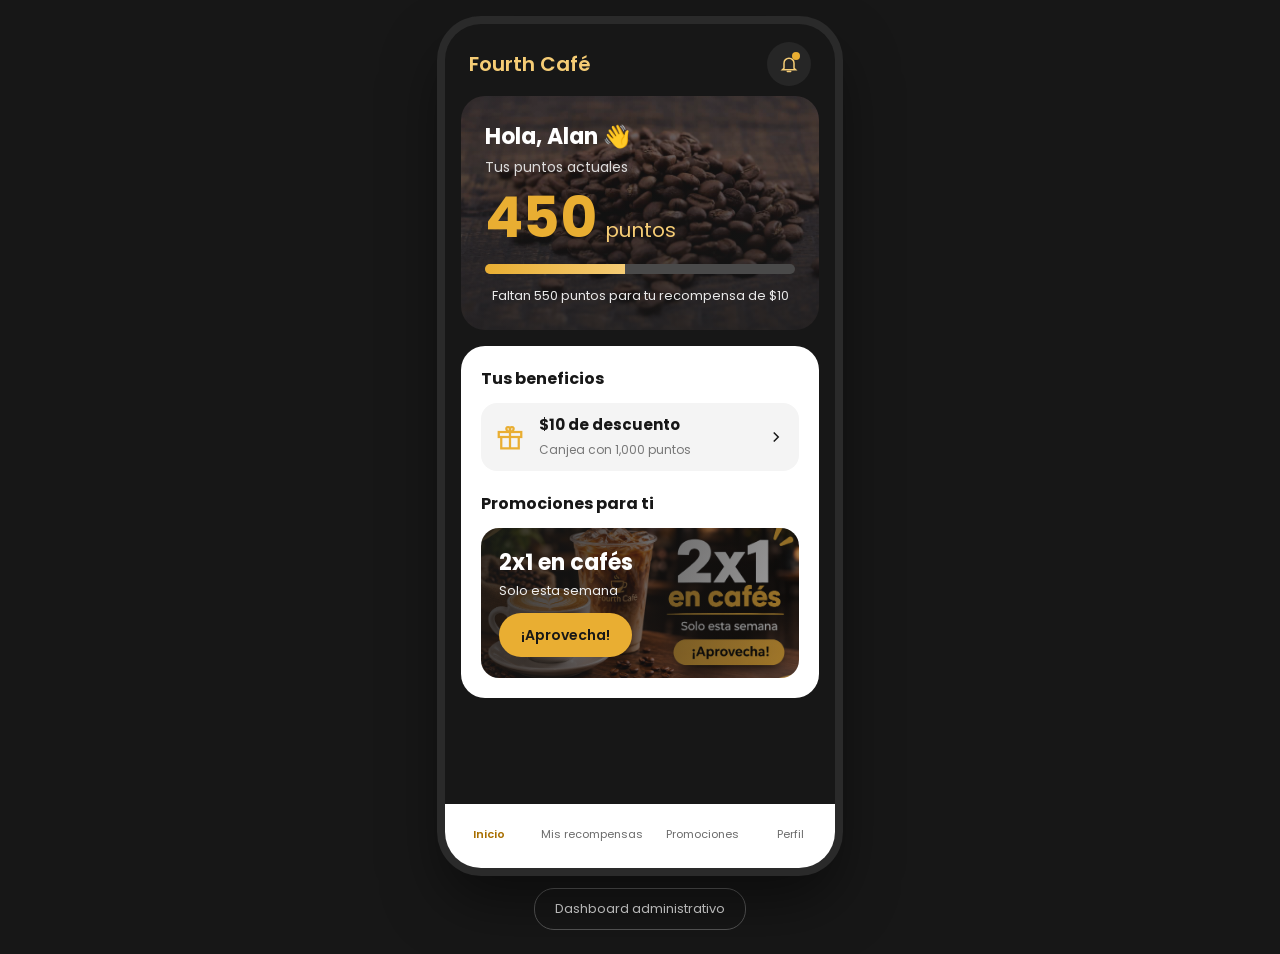
<file: index.html>
<!doctype html>
<html lang="es">
<head>
<meta charset="utf-8"><meta name="viewport" content="width=device-width,initial-scale=1">
<title>Fourth Café — Programa de fidelización</title>
<link href="https://fonts.googleapis.com/css2?family=Poppins:wght@400;500;600;700&display=swap" rel="stylesheet">
<link rel="stylesheet" href="css/style.css">
</head>
<body>
<main class="stage">
  <div class="phone">
    <header class="app-header">
      <div class="logo">Fourth Café</div>
      <button class="icon-btn" id="bell" aria-label="Notificaciones"><svg width="20" height="20" viewBox="0 0 24 24" fill="none" stroke="currentColor" stroke-width="1.8" stroke-linecap="round" aria-hidden="true"><path d="M6 17V11a6 6 0 0 1 12 0v6l2 2H4z"/><path d="M10 21h4"/></svg><i></i></button>
    </header>
    <div class="app-scroll">
      <section class="points">
        <h1>Hola, Alan 👋</h1>
        <p>Tus puntos actuales</p>
        <div class="big"><b id="pts">450</b><span>puntos</span></div>
        <div class="bar" role="progressbar" aria-valuenow="450" aria-valuemin="0" aria-valuemax="1000"><div id="fill"></div></div>
        <small>Faltan 550 puntos para tu recompensa de $10</small>
      </section>
      <section class="card">
        <h2>Tus beneficios</h2>
        <button class="reward" data-modal="reward">
          <svg width="30" height="30" viewBox="0 0 24 24" fill="none" stroke="#E9AE32" stroke-width="1.8" stroke-linecap="round" aria-hidden="true"><rect x="3" y="8" width="18" height="4"/><path d="M5 12v9h14v-9M12 8v13M12 8c-3 0-4-4-1.5-4S12 8 12 8zM12 8c3 0 4-4 1.5-4S12 8 12 8z"/></svg>
          <span><b>$10 de descuento</b><small>Canjea con 1,000 puntos</small></span>
          <svg width="18" height="18" viewBox="0 0 24 24" fill="none" stroke="#171717" stroke-width="2" aria-hidden="true"><path d="M9 6l6 6-6 6"/></svg>
        </button>
        <h2 style="margin-top:20px">Promociones para ti</h2>
        <div class="promo"><h3>2x1 en cafés</h3><p>Solo esta semana</p><button class="btn" data-toast="¡Promoción activada! Preséntala en caja.">¡Aprovecha!</button></div>
      </section>
    </div>
    <nav class="tabbar" aria-label="Navegación principal">
      <button class="on" data-tab="Inicio">Inicio</button>
      <button data-tab="Mis recompensas">Mis recompensas</button>
      <button data-tab="Promociones">Promociones</button>
      <button data-tab="Perfil">Perfil</button>
    </nav>
  </div>
  <a class="admin-link" href="dashboard.html">Dashboard administrativo</a>
</main>
<div id="modal-root"></div>
<script src="js/app.js"></script>
</body>
</html>
</file>
<file: css/style.css>
:root{--carbon:#171717;--gold:#E9AE32;--gold-l:#F5CC75;--white:#fff;--grey-l:#F4F4F4;--grey:#777;
--bg-01:url("../assets/Bg-01.jpg");--img-01:url("../assets/Img-01.jpg");--shadow:0 6px 20px rgba(0,0,0,.08)}
*{box-sizing:border-box}
body{margin:0;font-family:Poppins,Inter,sans-serif;background:var(--grey-l);color:var(--carbon)}
button{font:inherit;cursor:pointer;transition:transform .15s,background .15s}
button:active{transform:scale(.97)}
button:focus-visible,a:focus-visible{outline:3px solid var(--gold);outline-offset:2px}
.hidden{display:none!important}

/* ---------- APP CLIENTE ---------- */
.stage{min-height:100vh;display:flex;flex-direction:column;align-items:center;justify-content:center;gap:20px;padding:24px 0;background:var(--carbon)}
.phone{width:390px;max-width:100%;height:844px;max-height:100vh;background:var(--carbon);color:var(--white);display:flex;flex-direction:column;position:relative;overflow:hidden;border-radius:36px;box-shadow:0 0 0 8px #2a2a2a,0 30px 60px rgba(0,0,0,.5)}
.app-header{display:flex;justify-content:space-between;align-items:center;padding:18px 24px 10px}
.logo{font-size:20px;font-weight:600;color:var(--gold-l)}
.icon-btn{width:44px;height:44px;border-radius:50%;border:0;background:#262626;color:var(--gold-l);display:grid;place-items:center;position:relative}
.icon-btn i{position:absolute;top:10px;right:11px;width:8px;height:8px;border-radius:50%;background:var(--gold)}
.app-scroll{flex:1;overflow-y:auto;padding:0 16px 16px}
.points{border-radius:24px;padding:24px;background:linear-gradient(rgba(23,23,23,.6),rgba(23,23,23,.85)),var(--bg-01) center/cover,#3a2a1a}
.points h1{margin:0;font-size:22px}.points p{margin:4px 0 0;color:#ddd;font-size:14px}
.big{display:flex;align-items:baseline;gap:8px;margin-top:12px}
.big b{font-size:56px;line-height:1;color:var(--gold)}.big span{font-size:20px;color:var(--gold-l)}
.bar{height:10px;background:#4a4a4a;border-radius:5px;margin-top:18px;overflow:hidden}
.bar div{height:100%;width:0;background:linear-gradient(90deg,var(--gold),var(--gold-l));transition:width 1.2s ease}
.points small{display:block;text-align:center;margin-top:12px;color:#e8e8e8;font-size:13px}
.card{background:var(--white);color:var(--carbon);border-radius:24px;padding:20px;margin-top:16px}
.card h2{margin:0 0 12px;font-size:16px}
.reward{width:100%;min-height:64px;border:0;border-radius:16px;background:var(--grey-l);display:flex;align-items:center;gap:14px;padding:10px 14px;text-align:left;color:inherit}
.reward:hover{background:#ececec}.reward span{flex:1}.reward b{display:block;font-size:15px}.reward small{color:var(--grey);font-size:12px}
.promo{border-radius:18px;padding:18px;min-height:150px;background:linear-gradient(110deg,rgba(23,23,23,.88),rgba(23,23,23,.35)),var(--img-01) center/cover,#5a3b1c;color:var(--white)}
.promo h3{margin:0;font-size:22px}.promo p{margin:2px 0 12px;font-size:13px;color:#eee}
.btn{min-height:44px;padding:0 22px;border:0;border-radius:22px;background:var(--gold);color:var(--carbon);font-weight:600;font-size:14px}
.btn:hover{background:var(--gold-l)}
.tabbar{display:flex;justify-content:space-around;background:var(--white);padding:6px 4px 10px}
.tabbar button{border:0;background:none;min-width:70px;min-height:48px;font-size:11px;color:#6b6b6b}
.tabbar button.on{color:#a86f00;font-weight:600}
.admin-link{border:1px solid #555;color:#ddd;border-radius:20px;padding:10px 20px;font-size:13px;text-decoration:none}
.admin-link:hover{border-color:var(--gold);color:var(--gold-l)}

/* modal + toast */
.overlay{position:fixed;inset:0;background:rgba(0,0,0,.55);display:grid;place-items:center;padding:16px;z-index:50}
.modal{background:var(--white);color:var(--carbon);border-radius:24px;padding:28px;width:360px;max-width:100%;box-shadow:var(--shadow);animation:pop .2s ease}
.modal h3{margin:0 0 8px;font-size:20px}.modal p{color:#555;font-size:14px;margin:0 0 20px}
.modal .row{display:flex;gap:10px}.btn.ghost{background:var(--grey-l)}
@keyframes pop{from{transform:scale(.92);opacity:0}to{transform:none;opacity:1}}
.toast{position:fixed;bottom:28px;left:50%;transform:translateX(-50%);background:var(--carbon);color:var(--gold-l);border:1px solid var(--gold);padding:12px 22px;border-radius:24px;font-size:14px;z-index:60}
@media(max-width:480px){.stage{padding:0}.phone{border-radius:0;box-shadow:none;height:100vh}}
@media(prefers-reduced-motion:reduce){*{transition:none!important;animation:none!important}}

/* ---------- DASHBOARD ---------- */
.layout{display:flex;min-height:100vh}
.sidebar{flex:0 0 240px;background:var(--carbon);color:var(--white);padding:24px 16px;display:flex;flex-direction:column;gap:6px}
.sidebar .logo{padding:0 12px 20px}
.nav{border:0;background:none;color:#e6e6e6;text-align:left;min-height:44px;padding:0 14px;border-radius:10px;font-size:14px}
.nav:hover{background:#262626}.nav.on{background:var(--gold);color:var(--carbon);font-weight:600}
.side-foot{margin-top:auto;color:var(--gold-l);font-size:13px;text-decoration:none;padding:12px}
.main{flex:1;min-width:0;padding:28px;display:flex;flex-direction:column;gap:20px}
.top{display:flex;justify-content:space-between;align-items:center;flex-wrap:wrap;gap:10px}
.top h1{margin:0;font-size:26px}
.chip{background:var(--white);border-radius:20px;padding:8px 16px;font-size:13px;box-shadow:var(--shadow)}
.grid{display:grid;gap:16px}.g4{grid-template-columns:repeat(auto-fit,minmax(210px,1fr))}.g2{grid-template-columns:repeat(auto-fit,minmax(320px,1fr))}
.panel{background:var(--white);border-radius:18px;padding:20px;box-shadow:var(--shadow);overflow-x:auto}
.panel h2{margin:0 0 12px;font-size:16px}
.stat .ic{width:38px;height:38px;border-radius:10px;background:var(--gold-l);display:grid;place-items:center;font-weight:700}
.stat b{display:block;font-size:30px;margin-top:10px}.stat span{font-size:13px;color:var(--grey)}
.up{display:block;color:#1f7a3d;font-weight:600;font-size:13px;margin-top:4px}
.pop{margin-top:16px;font-size:14px}.pop>div:first-child{display:flex;justify-content:space-between}
.track{height:8px;background:#eee;border-radius:4px;margin-top:6px}.track i{display:block;height:100%;border-radius:4px;background:var(--gold)}
table{width:100%;border-collapse:collapse;font-size:14px;min-width:420px}
th{text-align:left;color:var(--grey);font-weight:500;padding:8px 0}td{padding:12px 0;border-top:1px solid #eee}
.tag{padding:3px 10px;border-radius:12px;font-size:12px;background:#e8f5ec;color:#1f7a3d}.tag.red{background:#fff1d6;color:#8a5a00}
.summary{background:var(--carbon);color:var(--white)}.summary h2{color:var(--gold-l)}
.summary>div{display:flex;justify-content:space-between;margin-top:12px;font-size:14px}
canvas{max-height:260px}
@media(max-width:820px){.layout{flex-direction:column}.sidebar{flex:none;flex-direction:row;overflow-x:auto;padding:12px}.sidebar .logo,.side-foot{display:none}.nav{white-space:nowrap}}
</file>
